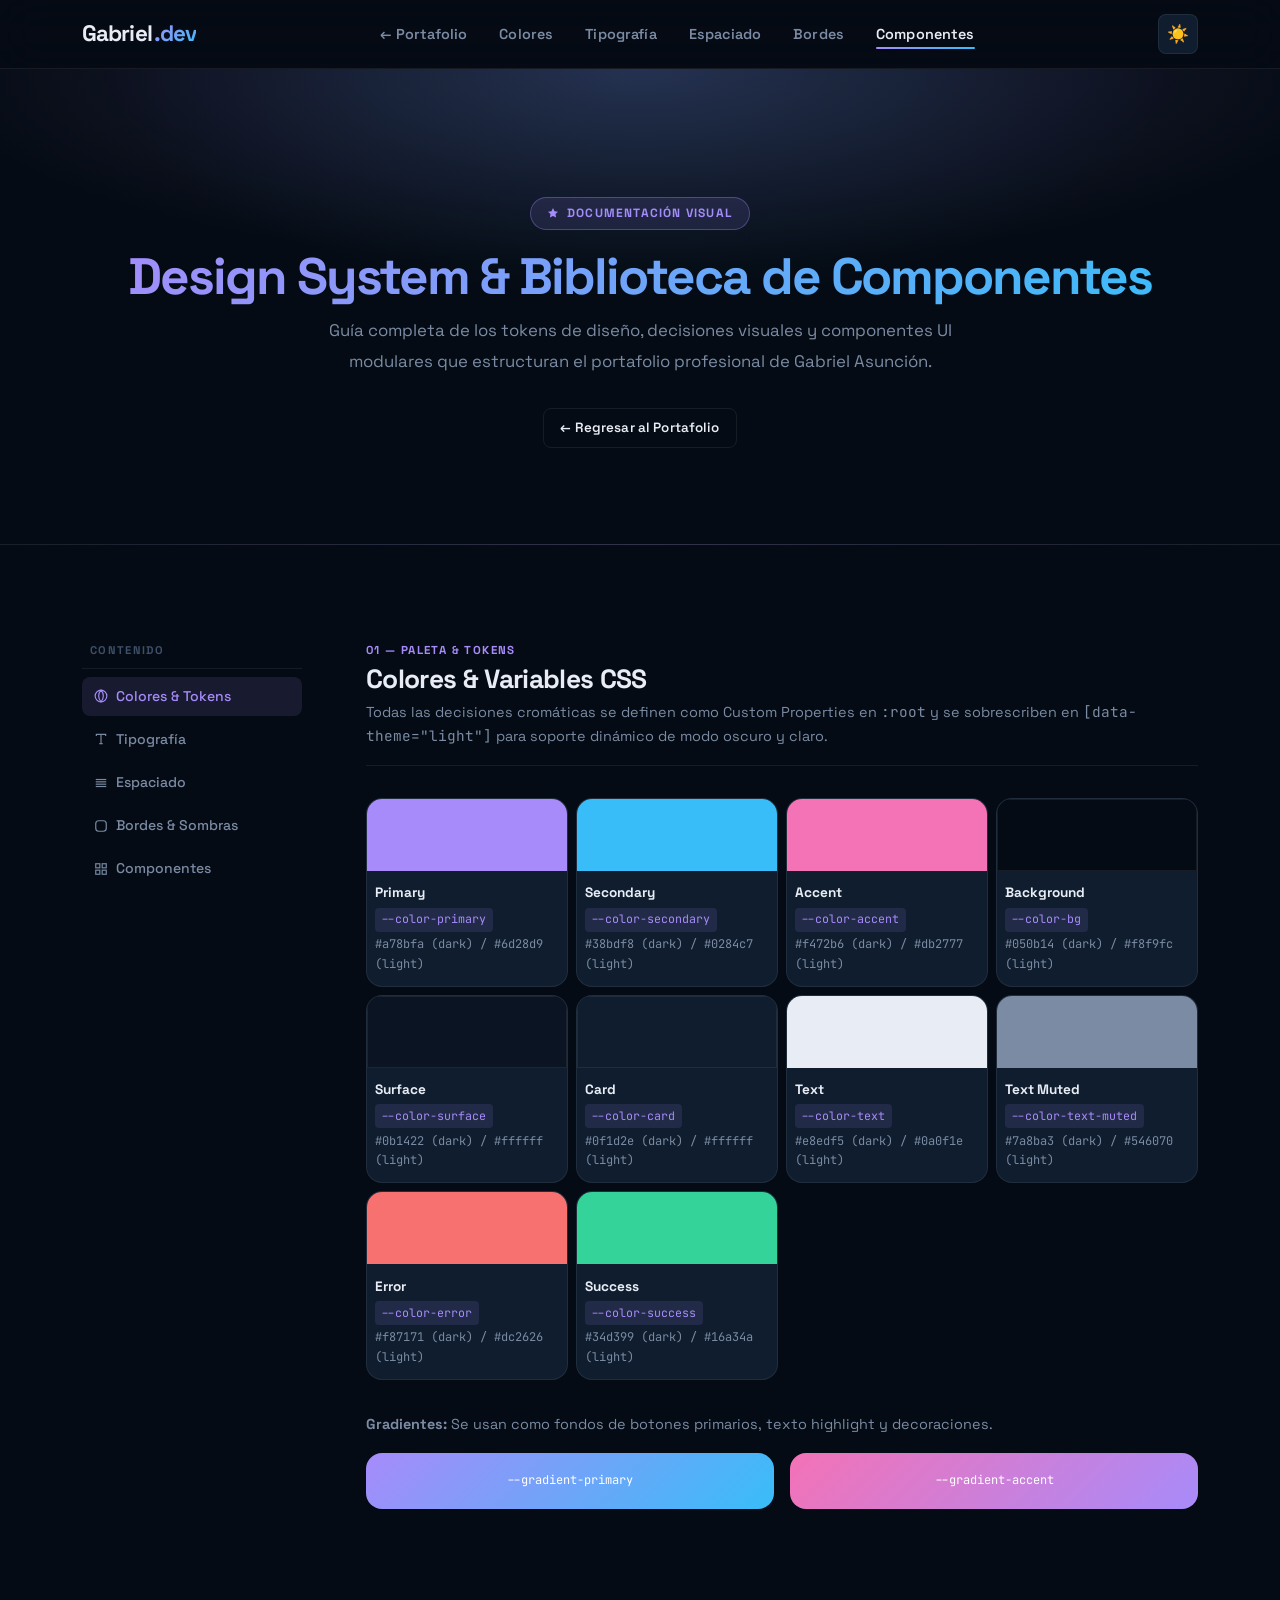
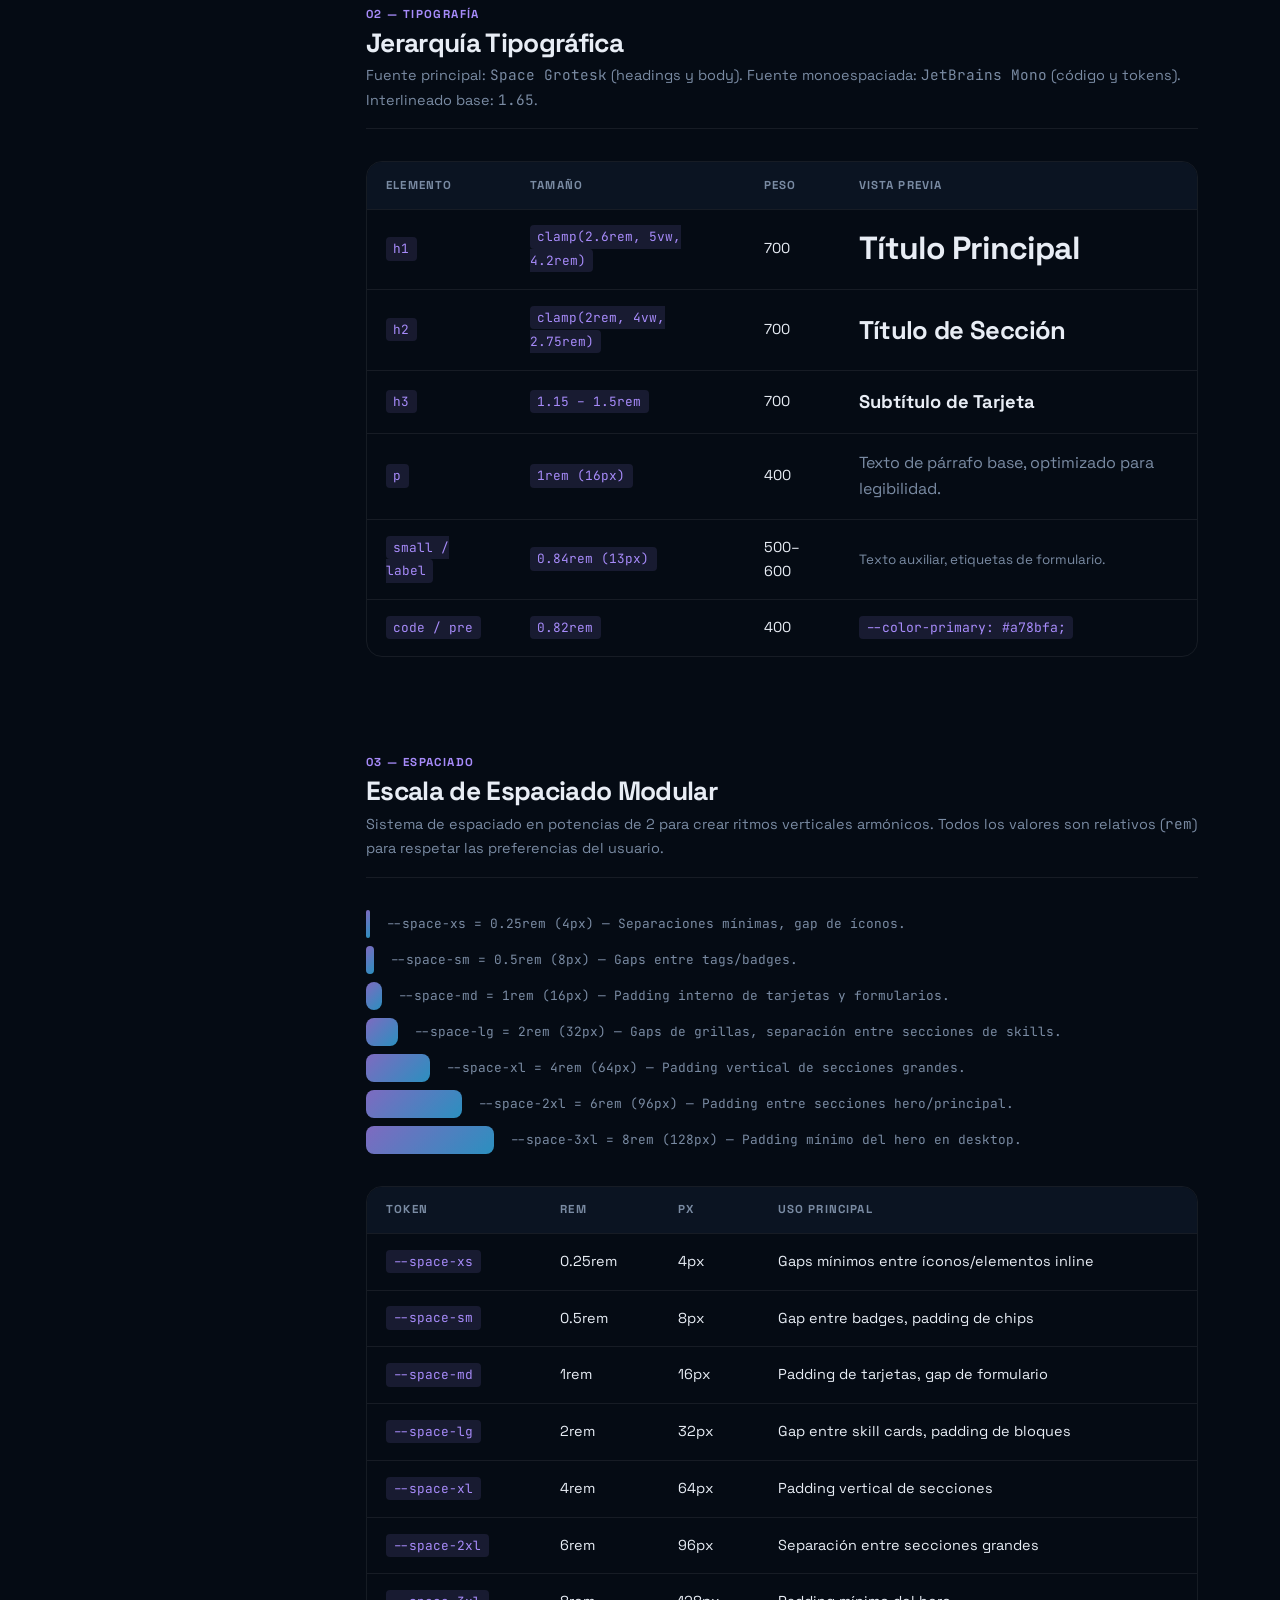
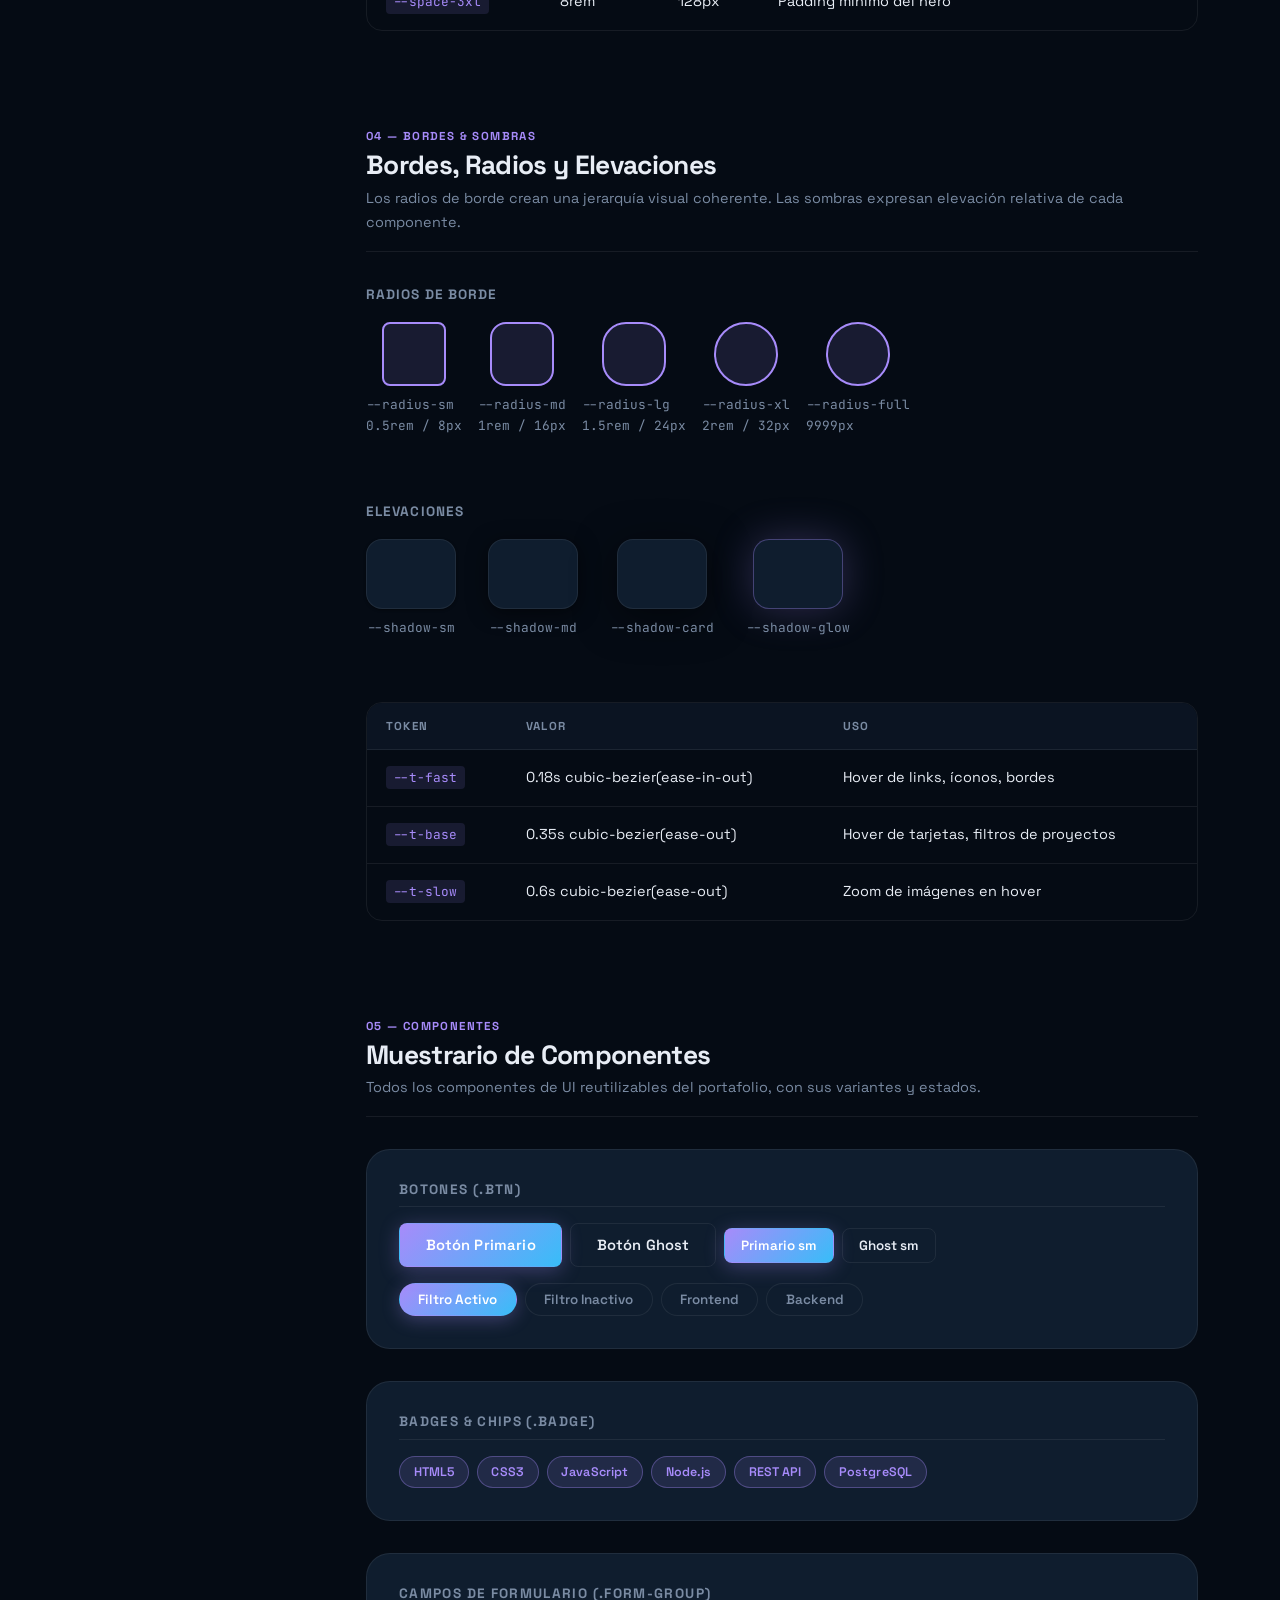
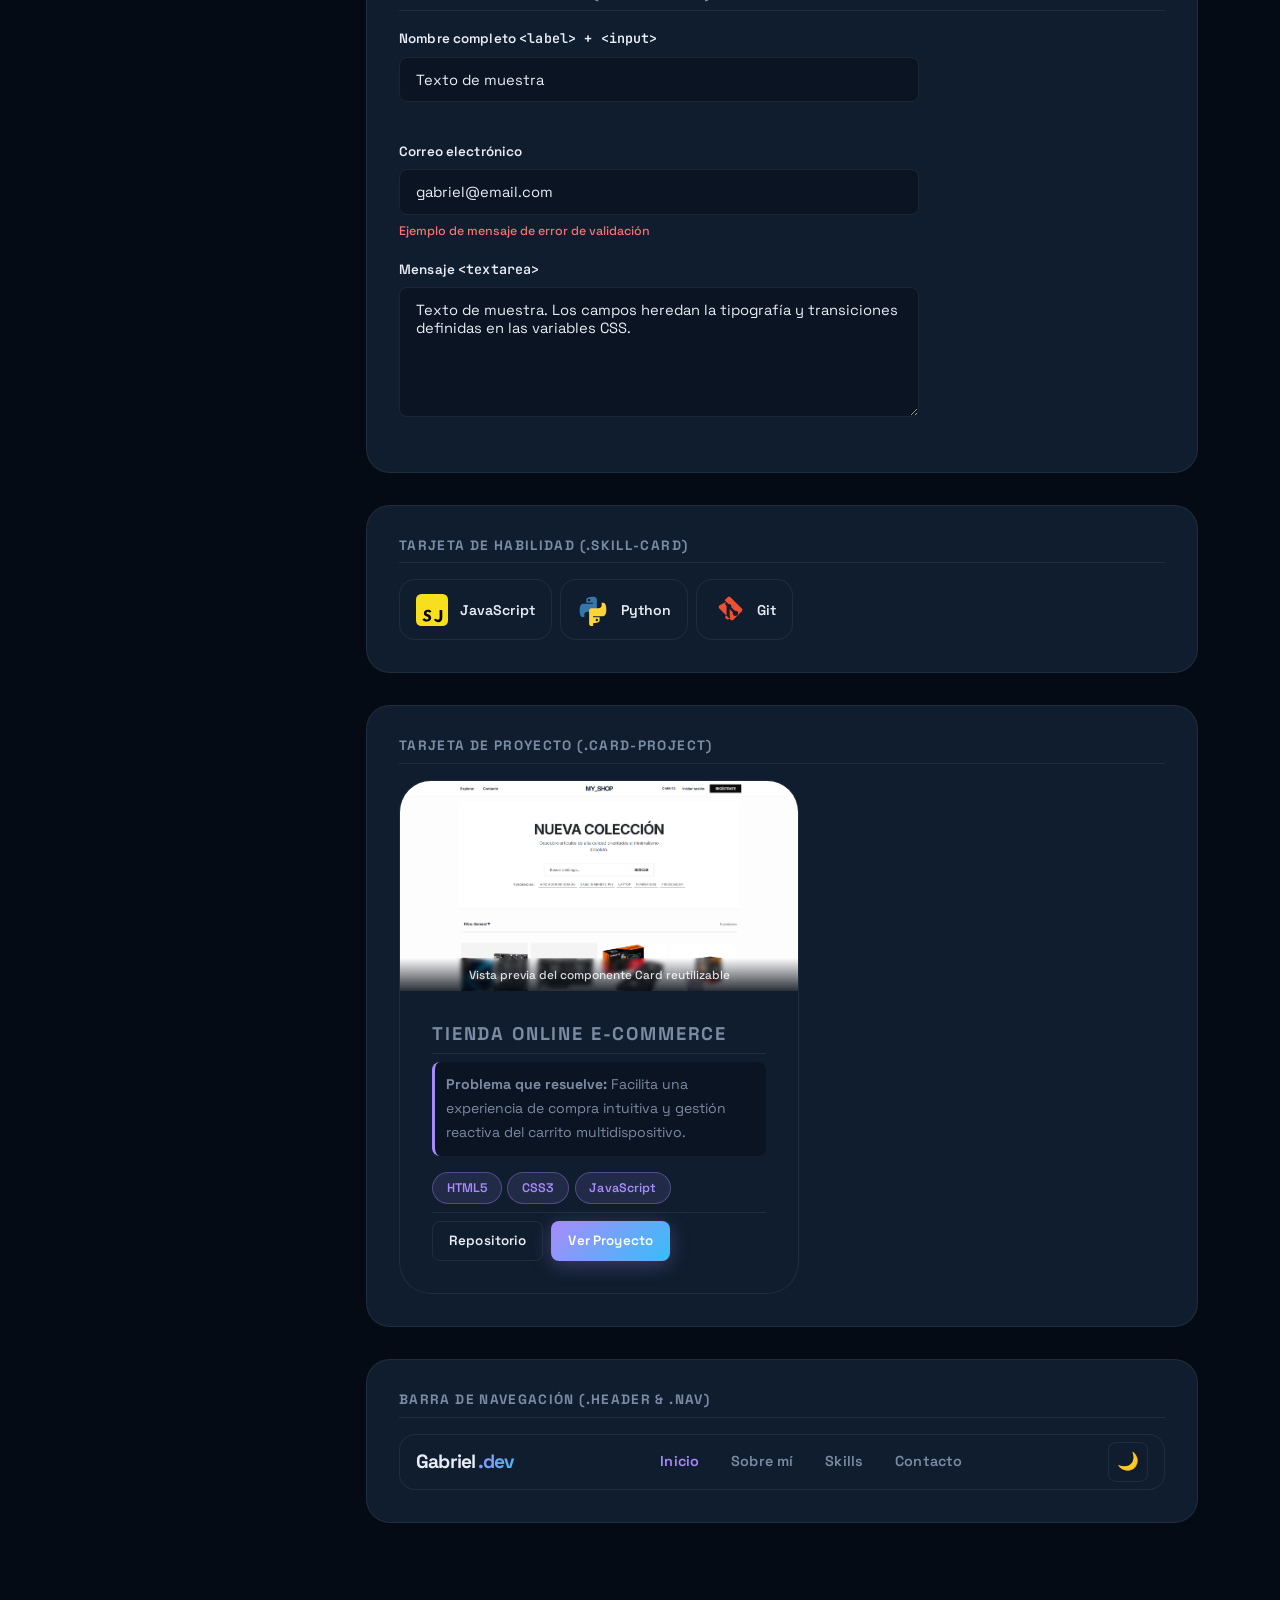
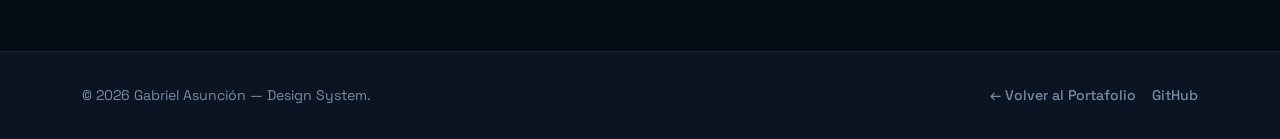
<file: design-system.html>
<!DOCTYPE html>
<html lang="es" data-theme="dark">

<head>
    <meta charset="UTF-8">
    <meta name="viewport" content="width=device-width, initial-scale=1.0">
    <meta name="description"
        content="Design System y Biblioteca de Componentes del Portafolio de Gabriel Asunción. Tokens de diseño, paleta de colores, tipografía, espaciado y componentes reutilizables.">
    <title>Design System &amp; Componentes | Gabriel Asunción</title>

    <link rel="stylesheet" href="css/root.css">
    <link rel="stylesheet" href="css/design-system.css">
    <!-- También necesitamos algunos estilos de index para reutilizar componentes -->
    <link rel="stylesheet" href="css/index.css">
</head>

<body>

    <!-- ═══════════════════════════════
         HEADER
         ═══════════════════════════════ -->
    <header class="header">
        <div class="header__container">
            <a href="index.html" class="logo">Gabriel<span>.dev</span></a>

            <button class="menu-toggle" id="menuToggle" aria-label="Abrir menú" aria-expanded="false">☰</button>

            <nav class="nav" id="navMenu" role="navigation" aria-label="Navegación del design system">
                <ul class="nav__list">
                    <li><a href="index.html" class="nav__link">&larr; Portafolio</a></li>
                    <li><a href="#colores" class="nav__link">Colores</a></li>
                    <li><a href="#tipografia" class="nav__link">Tipografía</a></li>
                    <li><a href="#espaciado" class="nav__link">Espaciado</a></li>
                    <li><a href="#bordes" class="nav__link">Bordes</a></li>
                    <li><a href="#componentes" class="nav__link">Componentes</a></li>
                </ul>
            </nav>

            <button class="theme-toggle" id="themeToggle" aria-label="Cambiar tema">☀️</button>
        </div>
    </header>

    <main>

        <!-- ═══════════════════════════════
             HERO DEL DESIGN SYSTEM
             ═══════════════════════════════ -->
        <div class="ds-hero">
            <div class="container">
                <span class="ds-hero__eyebrow">
                    <svg width="12" height="12" viewBox="0 0 24 24" fill="currentColor" aria-hidden="true">
                        <path
                            d="M12 2l3.09 6.26L22 9.27l-5 4.87 1.18 6.88L12 17.77l-6.18 3.25L7 14.14 2 9.27l6.91-1.01L12 2z" />
                    </svg>
                    Documentación Visual
                </span>
                <h1 class="ds-hero__title">Design System &amp; Biblioteca de Componentes</h1>
                <p class="ds-hero__desc">
                    Guía completa de los tokens de diseño, decisiones visuales y componentes UI
                    modulares que estructuran el portafolio profesional de Gabriel Asunción.
                </p>
                <a href="index.html" class="btn btn--ghost btn--sm">&larr; Regresar al Portafolio</a>
            </div>
        </div>

        <!-- ═══════════════════════════════
             LAYOUT PRINCIPAL (SIDEBAR + CONTENIDO)
             ═══════════════════════════════ -->
        <div class="ds-layout">

            <!-- SIDEBAR DE NAVEGACIÓN -->
            <aside class="ds-sidebar" aria-label="Índice del Design System">
                <p class="ds-sidebar__title">Contenido</p>
                <a href="#colores" class="ds-sidebar__link active">
                    <svg width="14" height="14" viewBox="0 0 24 24" fill="none" stroke="currentColor" stroke-width="2"
                        aria-hidden="true">
                        <circle cx="12" cy="12" r="10" />
                        <path
                            d="M12 2a15.3 15.3 0 0 1 4 10 15.3 15.3 0 0 1-4 10 15.3 15.3 0 0 1-4-10 15.3 15.3 0 0 1 4-10z" />
                    </svg>
                    Colores &amp; Tokens
                </a>
                <a href="#tipografia" class="ds-sidebar__link">
                    <svg width="14" height="14" viewBox="0 0 24 24" fill="none" stroke="currentColor" stroke-width="2"
                        aria-hidden="true">
                        <polyline points="4 7 4 4 20 4 20 7" />
                        <line x1="9" y1="20" x2="15" y2="20" />
                        <line x1="12" y1="4" x2="12" y2="20" />
                    </svg>
                    Tipografía
                </a>
                <a href="#espaciado" class="ds-sidebar__link">
                    <svg width="14" height="14" viewBox="0 0 24 24" fill="none" stroke="currentColor" stroke-width="2"
                        aria-hidden="true">
                        <line x1="21" y1="10" x2="3" y2="10" />
                        <line x1="21" y1="6" x2="3" y2="6" />
                        <line x1="21" y1="14" x2="3" y2="14" />
                        <line x1="21" y1="18" x2="3" y2="18" />
                    </svg>
                    Espaciado
                </a>
                <a href="#bordes" class="ds-sidebar__link">
                    <svg width="14" height="14" viewBox="0 0 24 24" fill="none" stroke="currentColor" stroke-width="2"
                        aria-hidden="true">
                        <rect x="3" y="3" width="18" height="18" rx="5" />
                    </svg>
                    Bordes &amp; Sombras
                </a>
                <a href="#componentes" class="ds-sidebar__link">
                    <svg width="14" height="14" viewBox="0 0 24 24" fill="none" stroke="currentColor" stroke-width="2"
                        aria-hidden="true">
                        <rect x="3" y="3" width="7" height="7" />
                        <rect x="14" y="3" width="7" height="7" />
                        <rect x="14" y="14" width="7" height="7" />
                        <rect x="3" y="14" width="7" height="7" />
                    </svg>
                    Componentes
                </a>
            </aside>

            <!-- CONTENIDO PRINCIPAL -->
            <div class="ds-content">

                <!-- ── 1. COLORES ── -->
                <section id="colores" class="ds-section" aria-labelledby="colores-title">
                    <header class="ds-section__header">
                        <span class="ds-section__number">01 — Paleta &amp; Tokens</span>
                        <h2 class="ds-section__title" id="colores-title">Colores &amp; Variables CSS</h2>
                        <p class="ds-section__desc">
                            Todas las decisiones cromáticas se definen como Custom Properties en
                            <code>:root</code> y se sobrescriben en <code>[data-theme="light"]</code>
                            para soporte dinámico de modo oscuro y claro.
                        </p>
                    </header>

                    <div class="ds-palette">
                        <article class="ds-swatch">
                            <div class="ds-swatch__color" style="background:var(--color-primary);"></div>
                            <div class="ds-swatch__info">
                                <span class="ds-swatch__name">Primary</span>
                                <code class="ds-swatch__var">--color-primary</code>
                                <span class="ds-swatch__hex">#a78bfa (dark) / #6d28d9 (light)</span>
                            </div>
                        </article>
                        <article class="ds-swatch">
                            <div class="ds-swatch__color" style="background:var(--color-secondary);"></div>
                            <div class="ds-swatch__info">
                                <span class="ds-swatch__name">Secondary</span>
                                <code class="ds-swatch__var">--color-secondary</code>
                                <span class="ds-swatch__hex">#38bdf8 (dark) / #0284c7 (light)</span>
                            </div>
                        </article>
                        <article class="ds-swatch">
                            <div class="ds-swatch__color" style="background:var(--color-accent);"></div>
                            <div class="ds-swatch__info">
                                <span class="ds-swatch__name">Accent</span>
                                <code class="ds-swatch__var">--color-accent</code>
                                <span class="ds-swatch__hex">#f472b6 (dark) / #db2777 (light)</span>
                            </div>
                        </article>
                        <article class="ds-swatch">
                            <div class="ds-swatch__color"
                                style="background:var(--color-bg); border:1px solid var(--color-border);"></div>
                            <div class="ds-swatch__info">
                                <span class="ds-swatch__name">Background</span>
                                <code class="ds-swatch__var">--color-bg</code>
                                <span class="ds-swatch__hex">#050b14 (dark) / #f8f9fc (light)</span>
                            </div>
                        </article>
                        <article class="ds-swatch">
                            <div class="ds-swatch__color"
                                style="background:var(--color-surface); border:1px solid var(--color-border);"></div>
                            <div class="ds-swatch__info">
                                <span class="ds-swatch__name">Surface</span>
                                <code class="ds-swatch__var">--color-surface</code>
                                <span class="ds-swatch__hex">#0b1422 (dark) / #ffffff (light)</span>
                            </div>
                        </article>
                        <article class="ds-swatch">
                            <div class="ds-swatch__color"
                                style="background:var(--color-card); border:1px solid var(--color-border);"></div>
                            <div class="ds-swatch__info">
                                <span class="ds-swatch__name">Card</span>
                                <code class="ds-swatch__var">--color-card</code>
                                <span class="ds-swatch__hex">#0f1d2e (dark) / #ffffff (light)</span>
                            </div>
                        </article>
                        <article class="ds-swatch">
                            <div class="ds-swatch__color" style="background:var(--color-text);"></div>
                            <div class="ds-swatch__info">
                                <span class="ds-swatch__name">Text</span>
                                <code class="ds-swatch__var">--color-text</code>
                                <span class="ds-swatch__hex">#e8edf5 (dark) / #0a0f1e (light)</span>
                            </div>
                        </article>
                        <article class="ds-swatch">
                            <div class="ds-swatch__color" style="background:var(--color-text-muted);"></div>
                            <div class="ds-swatch__info">
                                <span class="ds-swatch__name">Text Muted</span>
                                <code class="ds-swatch__var">--color-text-muted</code>
                                <span class="ds-swatch__hex">#7a8ba3 (dark) / #546070 (light)</span>
                            </div>
                        </article>
                        <article class="ds-swatch">
                            <div class="ds-swatch__color" style="background:var(--color-error);"></div>
                            <div class="ds-swatch__info">
                                <span class="ds-swatch__name">Error</span>
                                <code class="ds-swatch__var">--color-error</code>
                                <span class="ds-swatch__hex">#f87171 (dark) / #dc2626 (light)</span>
                            </div>
                        </article>
                        <article class="ds-swatch">
                            <div class="ds-swatch__color" style="background:var(--color-success);"></div>
                            <div class="ds-swatch__info">
                                <span class="ds-swatch__name">Success</span>
                                <code class="ds-swatch__var">--color-success</code>
                                <span class="ds-swatch__hex">#34d399 (dark) / #16a34a (light)</span>
                            </div>
                        </article>
                    </div>

                    <!-- Gradientes -->
                    <div style="margin-top: var(--space-lg);">
                        <p class="ds-section__desc" style="margin-bottom: var(--space-md);">
                            <strong>Gradientes:</strong> Se usan como fondos de botones primarios, texto highlight y
                            decoraciones.
                        </p>
                        <div style="display:flex; gap:var(--space-md); flex-wrap:wrap;">
                            <div
                                style="flex:1; min-width:200px; height:56px; border-radius:var(--radius-md); background:var(--gradient-primary); display:flex; align-items:center; justify-content:center;">
                                <code style="color:#fff; font-size:.75rem;">--gradient-primary</code>
                            </div>
                            <div
                                style="flex:1; min-width:200px; height:56px; border-radius:var(--radius-md); background:var(--gradient-accent); display:flex; align-items:center; justify-content:center;">
                                <code style="color:#fff; font-size:.75rem;">--gradient-accent</code>
                            </div>
                        </div>
                    </div>
                </section>

                <!-- ── 2. TIPOGRAFÍA ── -->
                <section id="tipografia" class="ds-section" aria-labelledby="tipografia-title">
                    <header class="ds-section__header">
                        <span class="ds-section__number">02 — Tipografía</span>
                        <h2 class="ds-section__title" id="tipografia-title">Jerarquía Tipográfica</h2>
                        <p class="ds-section__desc">
                            Fuente principal: <code>Space Grotesk</code> (headings y body).
                            Fuente monoespaciada: <code>JetBrains Mono</code> (código y tokens).
                            Interlineado base: <code>1.65</code>.
                        </p>
                    </header>

                    <div class="ds-type-table-wrapper">
                        <table class="ds-table">
                            <thead>
                                <tr>
                                    <th>Elemento</th>
                                    <th>Tamaño</th>
                                    <th>Peso</th>
                                    <th>Vista previa</th>
                                </tr>
                            </thead>
                            <tbody>
                                <tr>
                                    <td><code>h1</code></td>
                                    <td><code>clamp(2.6rem, 5vw, 4.2rem)</code></td>
                                    <td>700</td>
                                    <td><span
                                            style="font-size:2rem; font-weight:700; letter-spacing:-.03em; line-height:1.1;">Título
                                            Principal</span></td>
                                </tr>
                                <tr>
                                    <td><code>h2</code></td>
                                    <td><code>clamp(2rem, 4vw, 2.75rem)</code></td>
                                    <td>700</td>
                                    <td><span style="font-size:1.6rem; font-weight:700; letter-spacing:-.025em;">Título
                                            de Sección</span></td>
                                </tr>
                                <tr>
                                    <td><code>h3</code></td>
                                    <td><code>1.15 – 1.5rem</code></td>
                                    <td>700</td>
                                    <td><span style="font-size:1.15rem; font-weight:700;">Subtítulo de Tarjeta</span>
                                    </td>
                                </tr>
                                <tr>
                                    <td><code>p</code></td>
                                    <td><code>1rem (16px)</code></td>
                                    <td>400</td>
                                    <td><span style="font-size:1rem; color:var(--color-text-muted);">Texto de párrafo
                                            base, optimizado para legibilidad.</span></td>
                                </tr>
                                <tr>
                                    <td><code>small / label</code></td>
                                    <td><code>0.84rem (13px)</code></td>
                                    <td>500–600</td>
                                    <td><span style="font-size:.84rem; color:var(--color-text-muted);">Texto auxiliar,
                                            etiquetas de formulario.</span></td>
                                </tr>
                                <tr>
                                    <td><code>code / pre</code></td>
                                    <td><code>0.82rem</code></td>
                                    <td>400</td>
                                    <td><code
                                            style="font-size:.82rem; color:var(--color-primary);">--color-primary: #a78bfa;</code>
                                    </td>
                                </tr>
                            </tbody>
                        </table>
                    </div>
                </section>

                <!-- ── 3. ESPACIADO ── -->
                <section id="espaciado" class="ds-section" aria-labelledby="espaciado-title">
                    <header class="ds-section__header">
                        <span class="ds-section__number">03 — Espaciado</span>
                        <h2 class="ds-section__title" id="espaciado-title">Escala de Espaciado Modular</h2>
                        <p class="ds-section__desc">
                            Sistema de espaciado en potencias de 2 para crear ritmos verticales armónicos.
                            Todos los valores son relativos (<code>rem</code>) para respetar las preferencias del
                            usuario.
                        </p>
                    </header>

                    <div class="ds-spacing-grid">
                        <div class="ds-space-row">
                            <div class="ds-space-bar" style="width: 4px;"></div>
                            <span class="ds-space-label"><code>--space-xs</code> = 0.25rem (4px) — Separaciones mínimas,
                                gap de íconos.</span>
                        </div>
                        <div class="ds-space-row">
                            <div class="ds-space-bar" style="width: 8px;"></div>
                            <span class="ds-space-label"><code>--space-sm</code> = 0.5rem (8px) — Gaps entre
                                tags/badges.</span>
                        </div>
                        <div class="ds-space-row">
                            <div class="ds-space-bar" style="width: 16px;"></div>
                            <span class="ds-space-label"><code>--space-md</code> = 1rem (16px) — Padding interno de
                                tarjetas y formularios.</span>
                        </div>
                        <div class="ds-space-row">
                            <div class="ds-space-bar" style="width: 32px;"></div>
                            <span class="ds-space-label"><code>--space-lg</code> = 2rem (32px) — Gaps de grillas,
                                separación entre secciones de skills.</span>
                        </div>
                        <div class="ds-space-row">
                            <div class="ds-space-bar" style="width: 64px;"></div>
                            <span class="ds-space-label"><code>--space-xl</code> = 4rem (64px) — Padding vertical de
                                secciones grandes.</span>
                        </div>
                        <div class="ds-space-row">
                            <div class="ds-space-bar" style="width: 96px;"></div>
                            <span class="ds-space-label"><code>--space-2xl</code> = 6rem (96px) — Padding entre
                                secciones hero/principal.</span>
                        </div>
                        <div class="ds-space-row">
                            <div class="ds-space-bar" style="width: 128px;"></div>
                            <span class="ds-space-label"><code>--space-3xl</code> = 8rem (128px) — Padding mínimo del
                                hero en desktop.</span>
                        </div>
                    </div>

                    <div class="ds-type-table-wrapper" style="margin-top:var(--space-lg);">
                        <table class="ds-table">
                            <thead>
                                <tr>
                                    <th>Token</th>
                                    <th>rem</th>
                                    <th>px</th>
                                    <th>Uso principal</th>
                                </tr>
                            </thead>
                            <tbody>
                                <tr>
                                    <td><code>--space-xs</code></td>
                                    <td>0.25rem</td>
                                    <td>4px</td>
                                    <td>Gaps mínimos entre íconos/elementos inline</td>
                                </tr>
                                <tr>
                                    <td><code>--space-sm</code></td>
                                    <td>0.5rem</td>
                                    <td>8px</td>
                                    <td>Gap entre badges, padding de chips</td>
                                </tr>
                                <tr>
                                    <td><code>--space-md</code></td>
                                    <td>1rem</td>
                                    <td>16px</td>
                                    <td>Padding de tarjetas, gap de formulario</td>
                                </tr>
                                <tr>
                                    <td><code>--space-lg</code></td>
                                    <td>2rem</td>
                                    <td>32px</td>
                                    <td>Gap entre skill cards, padding de bloques</td>
                                </tr>
                                <tr>
                                    <td><code>--space-xl</code></td>
                                    <td>4rem</td>
                                    <td>64px</td>
                                    <td>Padding vertical de secciones</td>
                                </tr>
                                <tr>
                                    <td><code>--space-2xl</code></td>
                                    <td>6rem</td>
                                    <td>96px</td>
                                    <td>Separación entre secciones grandes</td>
                                </tr>
                                <tr>
                                    <td><code>--space-3xl</code></td>
                                    <td>8rem</td>
                                    <td>128px</td>
                                    <td>Padding mínimo del hero</td>
                                </tr>
                            </tbody>
                        </table>
                    </div>
                </section>

                <!-- ── 4. BORDES & SOMBRAS ── -->
                <section id="bordes" class="ds-section" aria-labelledby="bordes-title">
                    <header class="ds-section__header">
                        <span class="ds-section__number">04 — Bordes &amp; Sombras</span>
                        <h2 class="ds-section__title" id="bordes-title">Bordes, Radios y Elevaciones</h2>
                        <p class="ds-section__desc">
                            Los radios de borde crean una jerarquía visual coherente.
                            Las sombras expresan elevación relativa de cada componente.
                        </p>
                    </header>

                    <!-- Radios -->
                    <p
                        style="font-size:.85rem; font-weight:700; letter-spacing:.08em; text-transform:uppercase; color:var(--color-text-muted); margin-bottom:var(--space-md);">
                        Radios de borde</p>
                    <div class="ds-radii-grid" style="margin-bottom:var(--space-xl);">
                        <div class="ds-radius-item">
                            <div class="ds-radius-box" style="border-radius:var(--radius-sm);"></div>
                            <span class="ds-space-label"><code>--radius-sm</code><br>0.5rem / 8px</span>
                        </div>
                        <div class="ds-radius-item">
                            <div class="ds-radius-box" style="border-radius:var(--radius-md);"></div>
                            <span class="ds-space-label"><code>--radius-md</code><br>1rem / 16px</span>
                        </div>
                        <div class="ds-radius-item">
                            <div class="ds-radius-box" style="border-radius:var(--radius-lg);"></div>
                            <span class="ds-space-label"><code>--radius-lg</code><br>1.5rem / 24px</span>
                        </div>
                        <div class="ds-radius-item">
                            <div class="ds-radius-box" style="border-radius:var(--radius-xl);"></div>
                            <span class="ds-space-label"><code>--radius-xl</code><br>2rem / 32px</span>
                        </div>
                        <div class="ds-radius-item">
                            <div class="ds-radius-box"
                                style="border-radius:var(--radius-full); width:64px; height:64px;"></div>
                            <span class="ds-space-label"><code>--radius-full</code><br>9999px</span>
                        </div>
                    </div>

                    <!-- Sombras -->
                    <p
                        style="font-size:.85rem; font-weight:700; letter-spacing:.08em; text-transform:uppercase; color:var(--color-text-muted); margin-bottom:var(--space-md);">
                        Elevaciones</p>
                    <div class="ds-shadow-grid">
                        <div class="ds-shadow-item">
                            <div class="ds-shadow-box" style="box-shadow:var(--shadow-sm);"></div>
                            <span class="ds-space-label"><code>--shadow-sm</code></span>
                        </div>
                        <div class="ds-shadow-item">
                            <div class="ds-shadow-box" style="box-shadow:var(--shadow-md);"></div>
                            <span class="ds-space-label"><code>--shadow-md</code></span>
                        </div>
                        <div class="ds-shadow-item">
                            <div class="ds-shadow-box" style="box-shadow:var(--shadow-card);"></div>
                            <span class="ds-space-label"><code>--shadow-card</code></span>
                        </div>
                        <div class="ds-shadow-item">
                            <div class="ds-shadow-box"
                                style="box-shadow:var(--shadow-glow); border-color:var(--color-border-glow);"></div>
                            <span class="ds-space-label"><code>--shadow-glow</code></span>
                        </div>
                    </div>

                    <!-- Transiciones -->
                    <div style="margin-top:var(--space-xl);">
                        <div class="ds-type-table-wrapper">
                            <table class="ds-table">
                                <thead>
                                    <tr>
                                        <th>Token</th>
                                        <th>Valor</th>
                                        <th>Uso</th>
                                    </tr>
                                </thead>
                                <tbody>
                                    <tr>
                                        <td><code>--t-fast</code></td>
                                        <td>0.18s cubic-bezier(ease-in-out)</td>
                                        <td>Hover de links, íconos, bordes</td>
                                    </tr>
                                    <tr>
                                        <td><code>--t-base</code></td>
                                        <td>0.35s cubic-bezier(ease-out)</td>
                                        <td>Hover de tarjetas, filtros de proyectos</td>
                                    </tr>
                                    <tr>
                                        <td><code>--t-slow</code></td>
                                        <td>0.6s cubic-bezier(ease-out)</td>
                                        <td>Zoom de imágenes en hover</td>
                                    </tr>
                                </tbody>
                            </table>
                        </div>
                    </div>
                </section>

                <!-- ── 5. COMPONENTES ── -->
                <section id="componentes" class="ds-section" aria-labelledby="componentes-title">
                    <header class="ds-section__header">
                        <span class="ds-section__number">05 — Componentes</span>
                        <h2 class="ds-section__title" id="componentes-title">Muestrario de Componentes</h2>
                        <p class="ds-section__desc">
                            Todos los componentes de UI reutilizables del portafolio, con sus variantes y estados.
                        </p>
                    </header>

                    <!-- BOTONES -->
                    <div class="ds-component-block" style="margin-bottom:var(--space-lg);">
                        <h3>Botones (.btn)</h3>
                        <div class="ds-row">
                            <button class="btn btn--primary">Botón Primario</button>
                            <button class="btn btn--ghost">Botón Ghost</button>
                            <button class="btn btn--primary btn--sm">Primario sm</button>
                            <button class="btn btn--ghost btn--sm">Ghost sm</button>
                        </div>
                        <div class="ds-row">
                            <button class="btn--filter active">Filtro Activo</button>
                            <button class="btn--filter">Filtro Inactivo</button>
                            <button class="btn--filter">Frontend</button>
                            <button class="btn--filter">Backend</button>
                        </div>
                    </div>

                    <!-- BADGES -->
                    <div class="ds-component-block" style="margin-bottom:var(--space-lg);">
                        <h3>Badges &amp; Chips (.badge)</h3>
                        <div class="ds-row">
                            <span class="badge">HTML5</span>
                            <span class="badge">CSS3</span>
                            <span class="badge">JavaScript</span>
                            <span class="badge">Node.js</span>
                            <span class="badge">REST API</span>
                            <span class="badge">PostgreSQL</span>
                        </div>
                    </div>

                    <!-- FORMULARIO -->
                    <div class="ds-component-block" style="margin-bottom:var(--space-lg);">
                        <h3>Campos de Formulario (.form-group)</h3>
                        <div style="max-width:520px; display:flex; flex-direction:column; gap:var(--space-md);">
                            <div class="form-group">
                                <label for="dsInputDemo">Nombre completo
                                    <code>&lt;label&gt; + &lt;input&gt;</code></label>
                                <input type="text" id="dsInputDemo" placeholder="Ej. Gabriel Asunción"
                                    value="Texto de muestra" readonly>
                                <span class="error-message"></span>
                            </div>
                            <div class="form-group">
                                <label for="dsEmailDemo">Correo electrónico</label>
                                <input type="email" id="dsEmailDemo" placeholder="tu@correo.com" readonly
                                    value="gabriel@email.com">
                                <span class="error-message">Ejemplo de mensaje de error de validación</span>
                            </div>
                            <div class="form-group">
                                <label for="dsTextareaDemo">Mensaje <code>&lt;textarea&gt;</code></label>
                                <textarea id="dsTextareaDemo" rows="3"
                                    readonly>Texto de muestra. Los campos heredan la tipografía y transiciones definidas en las variables CSS.</textarea>
                                <span class="error-message"></span>
                            </div>
                        </div>
                    </div>

                    <!-- SKILL CARD -->
                    <div class="ds-component-block" style="margin-bottom:var(--space-lg);">
                        <h3>Tarjeta de Habilidad (.skill-card)</h3>
                        <div style="display:flex; gap:var(--space-sm); flex-wrap:wrap; max-width:600px;">
                            <article class="skill-card">
                                <div class="skill-card__icon" aria-hidden="true">
                                    <svg viewBox="0 0 24 24">
                                        <rect width="24" height="24" rx="4" fill="#F7DF1E" />
                                        <path
                                            d="M6.5 18.2c.4.6 1 .9 1.7.9.8 0 1.2-.4 1.2-1 0-.6-.5-.9-1.3-1.2-1.3-.5-2.2-1.1-2.2-2.5 0-1.5 1.2-2.6 3-2.6 1.3 0 2.2.5 2.7 1.4l-1.4.9c-.3-.5-.7-.7-1.3-.7-.6 0-1 .3-1 .8 0 .5.3.7 1.1 1 1.4.6 2.4 1.2 2.4 2.7 0 1.7-1.3 2.8-3.3 2.8-1.7 0-2.8-.7-3.3-1.8l1.7-.7zm8.4.3c.4.5.9.8 1.6.8.7 0 1.2-.4 1.2-1.4v-5.9h2v6c0 2.1-1.2 3.1-3.2 3.1-1.6 0-2.6-.8-3-1.9l1.4-.7z"
                                            fill="#000" />
                                    </svg>
                                </div>
                                <span class="skill-card__name">JavaScript</span>
                            </article>
                            <article class="skill-card">
                                <div class="skill-card__icon" aria-hidden="true">
                                    <svg viewBox="0 0 24 24">
                                        <path fill="#3776AB"
                                            d="M11.9 2c-5.2 0-4.9 2.3-4.9 2.3l.01 2.34h5V7.4H4.5S2 7.1 2 12.3c0 5.2 2.2 5 2.2 5h1.3v-1.8s-.1-2.2 2.2-2.2h5.1s2.1.04 2.1-2.1V4.1s.3-2.1-3-2.1zm-2.8 1.6a.9.9 0 1 1 0 1.8.9.9 0 0 1 0-1.8z" />
                                        <path fill="#FFD438"
                                            d="M12.1 22c5.2 0 4.9-2.3 4.9-2.3l-.01-2.34h-5v-.76h7.51s2.5.2 2.5-5c0-5.2-2.2-5-2.2-5h-1.3v1.8s.1 2.2-2.2 2.2h-5.1s-2.1-.04-2.1 2.1v9.5s-.3 2.1 3 2.1zm2.8-1.6a.9.9 0 1 1 0-1.8.9.9 0 0 1 0 1.8z" />
                                    </svg>
                                </div>
                                <span class="skill-card__name">Python</span>
                            </article>
                            <article class="skill-card">
                                <div class="skill-card__icon" aria-hidden="true">
                                    <svg viewBox="0 0 24 24">
                                        <path fill="#F05032"
                                            d="M21.6 10.9L13.1 2.4c-.6-.6-1.5-.6-2.1 0L8.7 4.7l2.8 2.8c.6-.2 1.3 0 1.8.5.5.5.6 1.3.4 1.9l2.7 2.7c.6-.2 1.3 0 1.9.4.8.8.8 2.1 0 2.9-.8.8-2.1.8-2.9 0-.6-.6-.7-1.4-.4-2.1l-2.5-2.5v5.3c.2.2.3.4.3.7 0 1-.8 1.8-1.8 1.8s-1.8-.8-1.8-1.8c0-.7.4-1.3 1-1.6V8.9c-.6-.3-1-.9-1-1.6 0-.6.3-1.2.7-1.5L4.7 8.7c-.6.6-.6 1.5 0 2.1l8.5 8.5c.6.6 1.5.6 2.1 0l6.3-6.3c.6-.6.6-1.5 0-2.1z" />
                                    </svg>
                                </div>
                                <span class="skill-card__name">Git</span>
                            </article>
                        </div>
                    </div>

                    <!-- PROJECT CARD -->
                    <div class="ds-component-block" style="margin-bottom:var(--space-lg);">
                        <h3>Tarjeta de Proyecto (.card-project)</h3>
                        <div style="max-width:400px;">
                            <article class="card-project">
                                <div class="card-project__accent"></div>
                                <figure class="card-project__figure">
                                    <img src="./img/pro1.png" alt="Demostración de componente card"
                                        class="card-project__img" loading="lazy">
                                    <figcaption>Vista previa del componente Card reutilizable</figcaption>
                                </figure>
                                <div class="card-project__body">
                                    <h3>Tienda Online E-commerce</h3>
                                    <p class="card-project__problem">
                                        <strong>Problema que resuelve:</strong> Facilita una experiencia de compra
                                        intuitiva y gestión reactiva del carrito multidispositivo.
                                    </p>
                                    <div class="card-project__tags">
                                        <span class="badge">HTML5</span>
                                        <span class="badge">CSS3</span>
                                        <span class="badge">JavaScript</span>
                                    </div>
                                    <div class="card-project__links">
                                        <a href="#" class="btn btn--ghost btn--sm">Repositorio</a>
                                        <a href="#" class="btn btn--primary btn--sm">Ver Proyecto</a>
                                    </div>
                                </div>
                            </article>
                        </div>
                    </div>

                    <!-- NAVBAR DEMO -->
                    <div class="ds-component-block">
                        <h3>Barra de Navegación (.header &amp; .nav)</h3>
                        <div
                            style="border: 1px solid var(--color-border); border-radius: var(--radius-md); padding: 0 var(--space-md); background: var(--color-card); display: flex; justify-content: space-between; align-items: center; height: 56px;">
                            <a href="#" class="logo"
                                style="font-size:1.2rem; pointer-events:none;">Gabriel<span>.dev</span></a>
                            <div style="display:flex; gap:var(--space-lg);">
                                <span class="nav__link" style="color:var(--color-primary);">Inicio</span>
                                <span class="nav__link">Sobre mí</span>
                                <span class="nav__link">Skills</span>
                                <span class="nav__link">Contacto</span>
                            </div>
                            <button class="theme-toggle" style="pointer-events:none;">🌙</button>
                        </div>
                    </div>

                </section>

            </div><!-- /ds-content -->
        </div><!-- /ds-layout -->

    </main>

    <!-- FOOTER -->
    <footer class="footer">
        <div class="container footer__container">
            <p>&copy; 2026 Gabriel Asunción &mdash; Design System.</p>
            <div class="footer__socials">
                <a href="index.html">&larr; Volver al Portafolio</a>
                <a href="https://github.com/gabriel-asuncion-20" target="_blank" rel="noopener noreferrer">GitHub</a>
            </div>
        </div>
    </footer>

    <button class="back-to-top" id="backToTop" aria-label="Volver al inicio">↑</button>

    <script src="js/main.js"></script>

</body>

</html>
</file>
<file: css/root.css>
/* ==========================================
   ROOT.CSS — DESIGN SYSTEM TOKENS & BASE
   Portafolio Gabriel Asunción
   ========================================== */

/* ─── Tipografías ─── */
@import url('https://fonts.googleapis.com/css2?family=Space+Grotesk:wght@400;500;600;700;800&family=JetBrains+Mono:wght@400;500;600&display=swap');

/* ─── Variables Globales (Tema Oscuro por defecto) ─── */
:root {
    /* Paleta Principal */
    --color-primary:        #a78bfa;        /* violeta suave */
    --color-primary-hover:  #c4b5fd;
    --color-primary-dim:    rgba(167, 139, 250, 0.12);
    --color-secondary:      #38bdf8;        /* cyan */
    --color-secondary-dim:  rgba(56, 189, 248, 0.10);
    --color-accent:         #f472b6;        /* pink */

    /* Gradientes */
    --gradient-primary: linear-gradient(135deg, #a78bfa 0%, #38bdf8 100%);
    --gradient-accent:  linear-gradient(135deg, #f472b6 0%, #a78bfa 100%);
    --gradient-hero:    radial-gradient(ellipse 80% 60% at 50% 0%, rgba(167,139,250,0.18) 0%, transparent 70%);

    /* Superficies */
    --color-bg:          #050b14;
    --color-surface:     #0b1422;
    --color-card:        #0f1d2e;
    --color-card-hover:  #13243a;
    --color-border:      rgba(255,255,255,0.07);
    --color-border-glow: rgba(167,139,250,0.35);

    /* Textos */
    --color-text:        #e8edf5;
    --color-text-muted:  #7a8ba3;
    --color-text-faint:  #3d5068;

    /* Feedback */
    --color-error:        #f87171;
    --color-error-dim:    rgba(248,113,113,0.1);
    --color-success:      #34d399;
    --color-success-dim:  rgba(52,211,153,0.1);

    /* Tipografías */
    --font-heading: 'Space Grotesk', -apple-system, sans-serif;
    --font-body:    'Space Grotesk', -apple-system, sans-serif;
    --font-mono:    'JetBrains Mono', monospace;

    /* Espaciado Modular */
    --space-xs:  0.25rem;   /* 4px  */
    --space-sm:  0.5rem;    /* 8px  */
    --space-md:  1rem;      /* 16px */
    --space-lg:  2rem;      /* 32px */
    --space-xl:  4rem;      /* 64px */
    --space-2xl: 6rem;      /* 96px */
    --space-3xl: 8rem;      /* 128px */

    /* Bordes */
    --radius-sm:   0.5rem;
    --radius-md:   1rem;
    --radius-lg:   1.5rem;
    --radius-xl:   2rem;
    --radius-full: 9999px;

    /* Sombras */
    --shadow-sm:    0 1px 3px rgba(0,0,0,0.4);
    --shadow-md:    0 4px 20px rgba(0,0,0,0.5);
    --shadow-card:  0 8px 40px rgba(0,0,0,0.5);
    --shadow-glow:  0 0 40px rgba(167,139,250,0.25);
    --shadow-glow-cyan: 0 0 35px rgba(56,189,248,0.2);

    /* Transiciones */
    --ease-out:     cubic-bezier(0.16, 1, 0.3, 1);
    --ease-in-out:  cubic-bezier(0.4, 0, 0.2, 1);
    --t-fast:  0.18s var(--ease-in-out);
    --t-base:  0.35s var(--ease-out);
    --t-slow:  0.6s  var(--ease-out);
}

/* ─── Tema Claro (override) ─── */
[data-theme="light"] {
    --color-primary:        #6d28d9;
    --color-primary-hover:  #5b21b6;
    --color-primary-dim:    rgba(109,40,217,0.1);
    --color-secondary:      #0284c7;
    --color-secondary-dim:  rgba(2,132,199,0.1);
    --color-accent:         #db2777;

    --gradient-primary: linear-gradient(135deg, #6d28d9 0%, #0284c7 100%);
    --gradient-accent:  linear-gradient(135deg, #db2777 0%, #6d28d9 100%);
    --gradient-hero:    radial-gradient(ellipse 80% 60% at 50% 0%, rgba(109,40,217,0.1) 0%, transparent 70%);

    --color-bg:          #f8f9fc;
    --color-surface:     #ffffff;
    --color-card:        #ffffff;
    --color-card-hover:  #f1f5f9;
    --color-border:      rgba(0,0,0,0.08);
    --color-border-glow: rgba(109,40,217,0.25);

    --color-text:        #0a0f1e;
    --color-text-muted:  #546070;
    --color-text-faint:  #9baab8;

    --color-error:        #dc2626;
    --color-error-dim:    rgba(220,38,38,0.1);
    --color-success:      #16a34a;
    --color-success-dim:  rgba(22,163,74,0.1);

    --shadow-sm:    0 1px 3px rgba(0,0,0,0.08);
    --shadow-md:    0 4px 20px rgba(0,0,0,0.06);
    --shadow-card:  0 8px 40px rgba(0,0,0,0.08);
    --shadow-glow:  0 0 40px rgba(109,40,217,0.15);
    --shadow-glow-cyan: 0 0 35px rgba(2,132,199,0.1);
}

/* ==========================================
   RESET & BASE
   ========================================== */
*, *::before, *::after {
    margin: 0;
    padding: 0;
    box-sizing: border-box;
}

html {
    scroll-behavior: smooth;
    font-size: 16px;
    -webkit-text-size-adjust: 100%;
}

body {
    font-family: var(--font-body);
    background-color: var(--color-bg);
    color: var(--color-text);
    line-height: 1.65;
    overflow-x: hidden;
    transition: background-color var(--t-base), color var(--t-base);
}

h1, h2, h3, h4, h5, h6 {
    font-family: var(--font-heading);
    font-weight: 700;
    letter-spacing: -0.025em;
    color: var(--color-text);
    line-height: 1.2;
}

a {
    color: var(--color-primary);
    text-decoration: none;
    transition: color var(--t-fast);
}

a:hover { color: var(--color-primary-hover); }

img {
    max-width: 100%;
    height: auto;
    display: block;
}

code {
    font-family: var(--font-mono);
}

/* ─── Utilidades globales ─── */
.container {
    width: 100%;
    max-width: 1180px;
    margin: 0 auto;
    padding: 0 var(--space-lg);
}

.section {
    padding: var(--space-3xl) 0;
    position: relative;
}

.section--surface {
    background-color: var(--color-surface);
}

.section__label {
    display: inline-flex;
    align-items: center;
    gap: 0.45rem;
    font-size: 0.78rem;
    font-weight: 700;
    letter-spacing: 0.12em;
    text-transform: uppercase;
    color: var(--color-primary);
    margin-bottom: var(--space-sm);
}

.section__title {
    font-size: clamp(2rem, 4vw, 2.75rem);
    margin-bottom: var(--space-sm);
    letter-spacing: -0.03em;
}

.section__title--center { text-align: center; }

.section__desc {
    font-size: 1.05rem;
    color: var(--color-text-muted);
    max-width: 620px;
    line-height: 1.8;
}

.section__desc--center {
    margin: 0 auto var(--space-xl);
    text-align: center;
}

/* ─── Botones compartidos ─── */
.btn {
    display: inline-flex;
    align-items: center;
    justify-content: center;
    gap: 0.5rem;
    padding: 0.75rem 1.6rem;
    font-family: var(--font-heading);
    font-weight: 600;
    font-size: 0.92rem;
    letter-spacing: 0.01em;
    border-radius: var(--radius-sm);
    border: 1.5px solid transparent;
    cursor: pointer;
    transition: all var(--t-base);
    text-decoration: none;
    white-space: nowrap;
    position: relative;
    overflow: hidden;
}

.btn::after {
    content: '';
    position: absolute;
    inset: 0;
    background: rgba(255,255,255,0.08);
    opacity: 0;
    transition: opacity var(--t-fast);
}

.btn:hover::after { opacity: 1; }

.btn:active { transform: scale(0.97); }

.btn--primary {
    background: var(--gradient-primary);
    color: #fff;
    border-color: transparent;
    box-shadow: 0 4px 20px rgba(167,139,250,0.3);
}

.btn--primary:hover {
    color: #fff;
    transform: translateY(-3px);
    box-shadow: 0 8px 28px rgba(167,139,250,0.45);
}

.btn--ghost {
    background: transparent;
    border-color: var(--color-border);
    color: var(--color-text);
}

.btn--ghost:hover {
    border-color: var(--color-primary);
    color: var(--color-primary);
    background: var(--color-primary-dim);
    transform: translateY(-3px);
}

.btn--sm {
    padding: 0.5rem 1rem;
    font-size: 0.84rem;
}

/* ─── Badge / Chip ─── */
.badge {
    display: inline-flex;
    align-items: center;
    gap: 0.3rem;
    padding: 0.3rem 0.85rem;
    border-radius: var(--radius-full);
    font-size: 0.78rem;
    font-weight: 600;
    letter-spacing: 0.01em;
    background-color: var(--color-primary-dim);
    color: var(--color-primary);
    border: 1px solid var(--color-border-glow);
}

/* ─── Text muted helper ─── */
.text-muted { color: var(--color-text-muted); }
</file>
<file: css/design-system.css>
/* ==========================================
   DESIGN-SYSTEM.CSS — Estilos específicos de design-system.html
   ========================================== */

/* ─── HEADER DE DOCUMENTACIÓN ─── */
.ds-hero {
    padding: var(--space-3xl) 0 var(--space-2xl);
    position: relative;
    overflow: hidden;
    text-align: center;
    background: var(--gradient-hero);
    border-bottom: 1px solid var(--color-border);
    margin-bottom: var(--space-2xl);
}

.ds-hero::before {
    content: '';
    position: absolute;
    inset: 0;
    background: radial-gradient(ellipse 60% 70% at 50% 0%, rgba(56,189,248,0.1) 0%, transparent 70%);
    pointer-events: none;
}

.ds-hero__eyebrow {
    display: inline-flex;
    align-items: center;
    gap: 0.5rem;
    padding: 0.35rem 1rem;
    background: var(--color-primary-dim);
    border: 1px solid var(--color-border-glow);
    border-radius: var(--radius-full);
    font-size: 0.75rem;
    font-weight: 700;
    letter-spacing: 0.1em;
    text-transform: uppercase;
    color: var(--color-primary);
    margin-bottom: var(--space-md);
}

.ds-hero__title {
    font-size: clamp(2.2rem, 4.5vw, 3.2rem);
    letter-spacing: -0.04em;
    background: var(--gradient-primary);
    -webkit-background-clip: text;
    -webkit-text-fill-color: transparent;
    background-clip: text;
    margin-bottom: var(--space-sm);
}

.ds-hero__desc {
    font-size: 1.05rem;
    color: var(--color-text-muted);
    max-width: 640px;
    margin: 0 auto var(--space-lg);
    line-height: 1.8;
}

/* ─── NAV LATERAL / BREADCRUMB ─── */
.ds-layout {
    display: grid;
    grid-template-columns: 220px 1fr;
    gap: var(--space-xl);
    align-items: start;
    padding: 0 var(--space-lg);
    max-width: 1180px;
    margin: 0 auto var(--space-3xl);
}

.ds-sidebar {
    position: sticky;
    top: calc(68px + var(--space-lg));
    display: flex;
    flex-direction: column;
    gap: var(--space-xs);
}

.ds-sidebar__title {
    font-size: 0.7rem;
    font-weight: 700;
    letter-spacing: 0.12em;
    text-transform: uppercase;
    color: var(--color-text-faint);
    padding: 0 0.5rem var(--space-sm);
    border-bottom: 1px solid var(--color-border);
    margin-bottom: var(--space-xs);
}

.ds-sidebar__link {
    display: flex;
    align-items: center;
    gap: 0.5rem;
    padding: 0.5rem 0.75rem;
    border-radius: var(--radius-sm);
    font-size: 0.88rem;
    font-weight: 500;
    color: var(--color-text-muted);
    text-decoration: none;
    transition: all var(--t-fast);
}

.ds-sidebar__link:hover,
.ds-sidebar__link.active {
    background: var(--color-primary-dim);
    color: var(--color-primary);
}

/* ─── CONTENIDO PRINCIPAL ─── */
.ds-content {
    display: flex;
    flex-direction: column;
    gap: var(--space-2xl);
}

/* ─── SECCIÓN GENÉRICA ─── */
.ds-section {
    scroll-margin-top: 90px;
}

.ds-section__header {
    margin-bottom: var(--space-lg);
    padding-bottom: var(--space-md);
    border-bottom: 1px solid var(--color-border);
}

.ds-section__number {
    font-size: 0.72rem;
    font-weight: 700;
    letter-spacing: 0.12em;
    text-transform: uppercase;
    color: var(--color-primary);
    display: block;
    margin-bottom: 0.25rem;
}

.ds-section__title {
    font-size: 1.65rem;
    letter-spacing: -0.025em;
    margin-bottom: 0.25rem;
}

.ds-section__desc {
    font-size: 0.9rem;
    color: var(--color-text-muted);
    line-height: 1.7;
}

/* ─── COLORES / SWATCHES ─── */
.ds-palette {
    display: grid;
    grid-template-columns: repeat(auto-fill, minmax(200px, 1fr));
    gap: var(--space-sm);
}

.ds-swatch {
    border: 1px solid var(--color-border);
    border-radius: var(--radius-md);
    overflow: hidden;
    background: var(--color-card);
    transition: transform var(--t-fast), box-shadow var(--t-fast);
}

.ds-swatch:hover {
    transform: translateY(-3px);
    box-shadow: var(--shadow-md);
}

.ds-swatch__color {
    height: 72px;
    width: 100%;
}

.ds-swatch__info {
    padding: 0.7rem var(--space-sm);
    display: flex;
    flex-direction: column;
    gap: 0.2rem;
}

.ds-swatch__name {
    font-size: 0.85rem;
    font-weight: 700;
    color: var(--color-text);
}

.ds-swatch__var {
    font-family: var(--font-mono);
    font-size: 0.73rem;
    color: var(--color-primary);
    background: var(--color-primary-dim);
    padding: 0.15rem 0.4rem;
    border-radius: 4px;
    width: fit-content;
}

.ds-swatch__hex {
    font-family: var(--font-mono);
    font-size: 0.75rem;
    color: var(--color-text-muted);
}

/* ─── TIPOGRAFÍA ─── */
.ds-type-table-wrapper {
    overflow-x: auto;
    border: 1px solid var(--color-border);
    border-radius: var(--radius-md);
}

.ds-table {
    width: 100%;
    border-collapse: collapse;
    font-size: 0.9rem;
}

.ds-table th {
    padding: 0.85rem 1.2rem;
    text-align: left;
    background: var(--color-surface);
    font-size: 0.72rem;
    font-weight: 700;
    letter-spacing: 0.1em;
    text-transform: uppercase;
    color: var(--color-text-muted);
    border-bottom: 1px solid var(--color-border);
}

.ds-table td {
    padding: 1rem 1.2rem;
    border-bottom: 1px solid var(--color-border);
    color: var(--color-text);
    vertical-align: middle;
}

.ds-table tr:last-child td {
    border-bottom: none;
}

.ds-table code {
    font-family: var(--font-mono);
    font-size: 0.8rem;
    color: var(--color-primary);
    background: var(--color-primary-dim);
    padding: 0.2rem 0.45rem;
    border-radius: 4px;
}

/* ─── ESPACIADO ─── */
.ds-spacing-grid {
    display: flex;
    flex-direction: column;
    gap: var(--space-sm);
}

.ds-space-row {
    display: flex;
    align-items: center;
    gap: var(--space-md);
}

.ds-space-bar {
    background: var(--gradient-primary);
    border-radius: var(--radius-sm);
    height: 28px;
    opacity: 0.75;
}

.ds-space-label {
    font-family: var(--font-mono);
    font-size: 0.8rem;
    color: var(--color-text-muted);
    white-space: nowrap;
}

/* ─── COMPONENTES MUESTRARIO ─── */
.ds-component-block {
    display: flex;
    flex-direction: column;
    gap: var(--space-md);
    padding: var(--space-lg);
    background: var(--color-card);
    border: 1px solid var(--color-border);
    border-radius: var(--radius-lg);
}

.ds-component-block h3 {
    font-size: 0.85rem;
    font-weight: 700;
    letter-spacing: 0.1em;
    text-transform: uppercase;
    color: var(--color-text-muted);
    padding-bottom: 0.5rem;
    border-bottom: 1px solid var(--color-border);
}

.ds-row {
    display: flex;
    flex-wrap: wrap;
    align-items: center;
    gap: var(--space-sm);
}

/* ─── CÓDIGO / TOKEN SNIPPET ─── */
.ds-code-block {
    background: var(--color-surface);
    border: 1px solid var(--color-border);
    border-radius: var(--radius-md);
    padding: var(--space-md);
    overflow-x: auto;
}

.ds-code-block pre {
    font-family: var(--font-mono);
    font-size: 0.82rem;
    color: var(--color-text-muted);
    line-height: 1.8;
    margin: 0;
}

.ds-code-block .token-var  { color: var(--color-primary); }
.ds-code-block .token-val  { color: var(--color-secondary); }
.ds-code-block .token-cmt  { color: var(--color-text-faint); }

/* ─── BORDES Y SOMBRAS ─── */
.ds-radii-grid {
    display: flex;
    flex-wrap: wrap;
    gap: var(--space-md);
    align-items: flex-end;
}

.ds-radius-item {
    display: flex;
    flex-direction: column;
    align-items: center;
    gap: 0.5rem;
}

.ds-radius-box {
    width: 64px;
    height: 64px;
    background: var(--color-primary-dim);
    border: 2px solid var(--color-primary);
}

.ds-shadow-grid {
    display: flex;
    flex-wrap: wrap;
    gap: var(--space-lg);
}

.ds-shadow-item {
    display: flex;
    flex-direction: column;
    gap: var(--space-sm);
    align-items: center;
}

.ds-shadow-box {
    width: 90px;
    height: 70px;
    background: var(--color-card);
    border-radius: var(--radius-md);
    border: 1px solid var(--color-border);
}

/* ─── RESPONSIVE ─── */
@media (max-width: 900px) {
    .ds-layout {
        grid-template-columns: 1fr;
        padding: 0 var(--space-md);
    }

    .ds-sidebar {
        position: static;
        flex-direction: row;
        flex-wrap: wrap;
        gap: var(--space-xs);
        padding-bottom: var(--space-md);
        border-bottom: 1px solid var(--color-border);
    }

    .ds-sidebar__title { display: none; }
}
</file>
<file: css/index.css>
/* ==========================================
   INDEX.CSS — Estilos específicos de index.html
   ========================================== */

/* ─── HEADER / NAVBAR ─── */
.header {
    position: sticky;
    top: 0;
    z-index: 1000;
    width: 100%;
    background-color: rgba(5, 11, 20, 0.8);
    backdrop-filter: blur(20px);
    -webkit-backdrop-filter: blur(20px);
    border-bottom: 1px solid var(--color-border);
    transition: background-color var(--t-base);
}

[data-theme="light"] .header {
    background-color: rgba(248, 249, 252, 0.85);
}

.header__container {
    display: flex;
    align-items: center;
    justify-content: space-between;
    height: 68px;
    padding: 0 var(--space-lg);
    max-width: 1180px;
    margin: 0 auto;
}

/* Logo */
.logo {
    font-family: var(--font-heading);
    font-size: 1.4rem;
    font-weight: 800;
    letter-spacing: -0.04em;
    color: var(--color-text);
    display: flex;
    align-items: center;
    gap: 2px;
    text-decoration: none;
    transition: opacity var(--t-fast);
}

.logo:hover { opacity: 0.8; color: var(--color-text); }

.logo span {
    background: var(--gradient-primary);
    -webkit-background-clip: text;
    -webkit-text-fill-color: transparent;
    background-clip: text;
}

/* Nav links */
.nav__list {
    display: flex;
    align-items: center;
    gap: var(--space-lg);
    list-style: none;
}

.nav__link {
    font-size: 0.9rem;
    font-weight: 600;
    color: var(--color-text-muted);
    text-decoration: none;
    padding: 0.25rem 0;
    position: relative;
    transition: color var(--t-fast);
    letter-spacing: 0.01em;
}

.nav__link::after {
    content: '';
    position: absolute;
    bottom: -2px;
    left: 0;
    width: 0;
    height: 2px;
    background: var(--gradient-primary);
    border-radius: var(--radius-full);
    transition: width var(--t-base);
}

.nav__link:hover { color: var(--color-text); }
.nav__link:hover::after,
.nav__link.active::after { width: 100%; }

.nav__link.active { color: var(--color-text); }

/* Theme toggle */
.theme-toggle {
    background: var(--color-card);
    border: 1px solid var(--color-border);
    color: var(--color-text);
    width: 40px;
    height: 40px;
    border-radius: var(--radius-sm);
    display: flex;
    align-items: center;
    justify-content: center;
    font-size: 1.1rem;
    cursor: pointer;
    transition: all var(--t-fast);
}

.theme-toggle:hover {
    border-color: var(--color-primary);
    box-shadow: 0 0 0 2px var(--color-primary-dim);
}

/* Mobile menu toggle */
.menu-toggle {
    display: none;
    background: var(--color-card);
    border: 1px solid var(--color-border);
    color: var(--color-text);
    width: 40px;
    height: 40px;
    border-radius: var(--radius-sm);
    align-items: center;
    justify-content: center;
    font-size: 1.25rem;
    cursor: pointer;
    transition: all var(--t-fast);
}

/* ─── HERO / PRESENTACIÓN ─── */
.hero {
    padding: var(--space-3xl) 0 var(--space-2xl);
    position: relative;
    overflow: hidden;
    background: var(--gradient-hero);
}

/* Ambient background orbs */
.hero::before,
.hero::after {
    content: '';
    position: absolute;
    border-radius: 50%;
    filter: blur(90px);
    pointer-events: none;
    z-index: 0;
}

.hero::before {
    width: 600px;
    height: 600px;
    background: radial-gradient(circle, rgba(167,139,250,0.12) 0%, transparent 70%);
    top: -200px;
    right: -100px;
    animation: floatOrb 8s ease-in-out infinite alternate;
}

.hero::after {
    width: 400px;
    height: 400px;
    background: radial-gradient(circle, rgba(56,189,248,0.1) 0%, transparent 70%);
    bottom: -100px;
    left: -50px;
    animation: floatOrb 10s ease-in-out infinite alternate-reverse;
}

@keyframes floatOrb {
    from { transform: translate(0, 0) scale(1); }
    to   { transform: translate(30px, 20px) scale(1.1); }
}

.hero__container {
    display: grid;
    grid-template-columns: 1.15fr 0.85fr;
    gap: var(--space-2xl);
    align-items: center;
    position: relative;
    z-index: 1;
}

.hero__content {
    display: flex;
    flex-direction: column;
    align-items: flex-start;
    gap: var(--space-md);
}

/* Availability pill */
.hero__availability {
    display: inline-flex;
    align-items: center;
    gap: 0.5rem;
    padding: 0.4rem 1rem;
    background: var(--color-success-dim);
    border: 1px solid rgba(52,211,153,0.25);
    border-radius: var(--radius-full);
    font-size: 0.8rem;
    font-weight: 600;
    color: var(--color-success);
    letter-spacing: 0.02em;
}

.hero__availability::before {
    content: '';
    width: 7px;
    height: 7px;
    background: var(--color-success);
    border-radius: 50%;
    box-shadow: 0 0 0 2px rgba(52,211,153,0.3);
    animation: pulse 2s infinite;
}

@keyframes pulse {
    0%, 100% { box-shadow: 0 0 0 2px rgba(52,211,153,0.3); }
    50%       { box-shadow: 0 0 0 5px rgba(52,211,153,0.1); }
}

.hero__title {
    font-size: clamp(2.6rem, 5vw, 4.2rem);
    line-height: 1.1;
    letter-spacing: -0.04em;
}

.hero__title .line {
    display: block;
}

.hero__title .gradient-text {
    background: var(--gradient-primary);
    -webkit-background-clip: text;
    -webkit-text-fill-color: transparent;
    background-clip: text;
}

.hero__subtitle {
    font-size: 1.1rem;
    color: var(--color-text-muted);
    max-width: 510px;
    line-height: 1.75;
}

.hero__actions {
    display: flex;
    gap: var(--space-sm);
    margin-top: var(--space-sm);
    flex-wrap: wrap;
}

/* Hero image side */
.hero__visual {
    display: flex;
    align-items: center;
    justify-content: center;
    position: relative;
    padding-bottom: 2.2rem;
}

/* Decorative ring */
.hero__ring {
    position: relative;
    width: 320px;
    height: 320px;
    display: flex;
    align-items: center;
    justify-content: center;
}

.hero__ring::before {
    content: '';
    position: absolute;
    inset: -12px;
    border-radius: 50%;
    background: conic-gradient(
        from 0deg,
        var(--color-primary),
        var(--color-secondary),
        var(--color-accent),
        var(--color-primary)
    );
    animation: spin 6s linear infinite;
    z-index: 0;
}

.hero__ring::after {
    content: '';
    position: absolute;
    inset: -5px;
    border-radius: 50%;
    background: var(--color-bg);
    z-index: 1;
}

[data-theme="light"] .hero__ring::after {
    background: var(--color-bg);
}

@keyframes spin {
    from { transform: rotate(0deg); }
    to   { transform: rotate(360deg); }
}

.hero__figure {
    position: relative;
    z-index: 2;
    display: flex;
    flex-direction: column;
    align-items: center;
    gap: var(--space-sm);
    text-align: center;
}

.hero__img {
    width: 290px;
    height: 290px;
    border-radius: 50%;
    object-fit: cover;
    display: block;
    position: relative;
    z-index: 2;
    border: 3px solid var(--color-bg);
    box-shadow: var(--shadow-card);
}

.hero__figure figcaption {
    font-size: 0.85rem;
    font-weight: 600;
    color: var(--color-text-muted);
    letter-spacing: 0.02em;
    position: absolute;
    bottom: -4rem;
    left: 50%;
    transform: translateX(-50%);
    white-space: nowrap;
    background: var(--color-card);
    border: 1px solid var(--color-border);
    border-radius: var(--radius-full);
    padding: 0.35rem 1rem;
    box-shadow: var(--shadow-sm);
}

/* ─── SOBRE MÍ ─── */
.about__layout {
    display: grid;
    grid-template-columns: 1.1fr 0.9fr;
    gap: var(--space-2xl);
    align-items: start;
}

.about__text {
    display: flex;
    flex-direction: column;
    gap: var(--space-md);
}

.about__text p {
    font-size: 1.05rem;
    color: var(--color-text-muted);
    line-height: 1.85;
}

.about__info {
    background: var(--color-card);
    border: 1px solid var(--color-border);
    border-radius: var(--radius-lg);
    padding: var(--space-lg);
    box-shadow: var(--shadow-md);
    display: flex;
    flex-direction: column;
    gap: var(--space-sm);
    position: relative;
    overflow: hidden;
}

.about__info::before {
    content: '';
    position: absolute;
    top: 0; left: 0; right: 0;
    height: 3px;
    background: var(--gradient-primary);
}

.about__info-title {
    font-size: 0.75rem;
    font-weight: 700;
    letter-spacing: 0.12em;
    text-transform: uppercase;
    color: var(--color-primary);
    margin-bottom: var(--space-sm);
}

.about__info-item {
    display: flex;
    flex-direction: column;
    gap: 0.15rem;
    padding: 0.7rem var(--space-sm);
    border-radius: var(--radius-sm);
    border: 1px solid var(--color-border);
    background: var(--color-surface);
    transition: border-color var(--t-fast), transform var(--t-fast);
}

.about__info-item:hover {
    border-color: var(--color-border-glow);
    transform: translateX(4px);
}

.about__info-label {
    font-size: 0.72rem;
    font-weight: 700;
    letter-spacing: 0.08em;
    text-transform: uppercase;
    color: var(--color-text-faint);
}

.about__info-value {
    font-size: 0.9rem;
    color: var(--color-text);
    font-weight: 500;
}

/* ─── SKILLS / HABILIDADES ─── */
.skills__wrapper {
    display: flex;
    flex-direction: column;
    gap: var(--space-2xl);
}

.skills__category {
    position: relative;
}

.skills__category-header {
    display: flex;
    align-items: center;
    gap: 0.65rem;
    margin-bottom: var(--space-lg);
    padding-bottom: var(--space-sm);
    border-bottom: 1px solid var(--color-border);
}

.skills__category-icon {
    width: 20px;
    height: 20px;
    color: var(--color-primary);
    flex-shrink: 0;
}

.skills__category-name {
    font-size: 1.05rem;
    font-weight: 700;
    color: var(--color-text);
    letter-spacing: -0.01em;
}

.skills__grid {
    display: grid;
    grid-template-columns: repeat(auto-fill, minmax(180px, 1fr));
    gap: var(--space-sm);
}

/* Skill card */
.skill-card {
    display: flex;
    align-items: center;
    gap: 0.75rem;
    padding: 0.85rem var(--space-md);
    background: var(--color-card);
    border: 1px solid var(--color-border);
    border-radius: var(--radius-md);
    transition: transform var(--t-fast), border-color var(--t-fast), box-shadow var(--t-fast);
    cursor: default;
    position: relative;
    overflow: hidden;
}

.skill-card::before {
    content: '';
    position: absolute;
    inset: 0;
    background: var(--gradient-primary);
    opacity: 0;
    transition: opacity var(--t-base);
    z-index: 0;
}

.skill-card:hover {
    transform: translateY(-4px);
    border-color: var(--color-border-glow);
    box-shadow: 0 10px 30px rgba(167,139,250,0.15);
}

.skill-card:hover::before { opacity: 0.05; }

.skill-card__icon {
    width: 32px;
    height: 32px;
    min-width: 32px;
    display: flex;
    align-items: center;
    justify-content: center;
    position: relative;
    z-index: 1;
}

.skill-card__icon svg,
.skill-card__icon img {
    width: 100%;
    height: 100%;
    object-fit: contain;
}

.skill-card__name {
    font-size: 0.88rem;
    font-weight: 600;
    color: var(--color-text);
    line-height: 1.3;
    position: relative;
    z-index: 1;
}

/* ─── PROYECTOS ─── */
.filter-bar {
    display: flex;
    justify-content: center;
    gap: var(--space-sm);
    flex-wrap: wrap;
    margin-bottom: var(--space-xl);
}

.btn--filter {
    padding: 0.45rem 1.15rem;
    font-family: var(--font-heading);
    font-size: 0.84rem;
    font-weight: 600;
    border-radius: var(--radius-full);
    border: 1px solid var(--color-border);
    background: var(--color-card);
    color: var(--color-text-muted);
    cursor: pointer;
    transition: all var(--t-fast);
}

.btn--filter:hover {
    border-color: var(--color-primary);
    color: var(--color-primary);
    background: var(--color-primary-dim);
}

.btn--filter.active {
    background: var(--gradient-primary);
    color: #fff;
    border-color: transparent;
    box-shadow: 0 4px 18px rgba(167,139,250,0.3);
}

.projects__grid {
    display: grid;
    grid-template-columns: repeat(auto-fit, minmax(340px, 1fr));
    gap: var(--space-lg);
}

/* Project card */
.card-project {
    background: var(--color-card);
    border: 1px solid var(--color-border);
    border-radius: var(--radius-xl);
    overflow: hidden;
    display: flex;
    flex-direction: column;
    transition: transform var(--t-base), box-shadow var(--t-base), border-color var(--t-base);
    position: relative;
}

.card-project:hover {
    transform: translateY(-8px);
    box-shadow: var(--shadow-card);
    border-color: var(--color-border-glow);
}

.card-project__figure {
    position: relative;
    height: 210px;
    overflow: hidden;
    background: var(--color-surface);
}

.card-project__img {
    width: 100%;
    height: 100%;
    object-fit: cover;
    transition: transform var(--t-slow);
}

.card-project:hover .card-project__img {
    transform: scale(1.07);
}

.card-project__figure figcaption {
    position: absolute;
    bottom: 0; left: 0; right: 0;
    padding: 0.4rem 0.85rem;
    font-size: 0.74rem;
    font-weight: 500;
    background: linear-gradient(to top, rgba(5,11,20,0.85) 0%, transparent 100%);
    color: rgba(255,255,255,0.85);
    backdrop-filter: blur(2px);
    text-align: center;
}

[data-theme="light"] .card-project__figure figcaption {
    background: linear-gradient(to top, rgba(10,15,30,0.75) 0%, transparent 100%);
}

/* Category accent line on top of card */
.card-project__accent {
    height: 3px;
    background: var(--gradient-primary);
    position: absolute;
    top: 0; left: 0; right: 0;
    transform: scaleX(0);
    transform-origin: left;
    transition: transform var(--t-base);
}

.card-project:hover .card-project__accent {
    transform: scaleX(1);
}

.card-project__body {
    padding: var(--space-lg);
    display: flex;
    flex-direction: column;
    flex-grow: 1;
    gap: var(--space-sm);
}

.card-project__body h3 {
    font-size: 1.15rem;
    margin-bottom: 0;
}

.card-project__problem {
    font-size: 0.88rem;
    color: var(--color-text-muted);
    line-height: 1.7;
    padding: 0.7rem;
    background: var(--color-surface);
    border-radius: var(--radius-sm);
    border-left: 3px solid var(--color-primary);
}

.card-project__tags {
    display: flex;
    flex-wrap: wrap;
    gap: 0.35rem;
    margin-top: auto;
    padding-top: var(--space-sm);
}

.card-project__links {
    display: flex;
    gap: var(--space-sm);
    flex-wrap: wrap;
    padding-top: var(--space-sm);
    border-top: 1px solid var(--color-border);
}

/* ─── CONTACTO ─── */
.contact__layout {
    display: grid;
    grid-template-columns: 1fr 1.4fr;
    gap: var(--space-2xl);
    align-items: start;
}

.contact__info {
    display: flex;
    flex-direction: column;
    gap: var(--space-lg);
}

.contact__info-title {
    font-size: 1.5rem;
    letter-spacing: -0.02em;
}

.contact__info-desc {
    font-size: 1rem;
    color: var(--color-text-muted);
    line-height: 1.8;
}

.contact__socials {
    display: flex;
    flex-direction: column;
    gap: var(--space-sm);
}

.contact__social-link {
    display: flex;
    align-items: center;
    gap: 0.65rem;
    padding: 0.7rem var(--space-md);
    border-radius: var(--radius-sm);
    border: 1px solid var(--color-border);
    background: var(--color-card);
    color: var(--color-text-muted);
    font-size: 0.88rem;
    font-weight: 500;
    text-decoration: none;
    transition: all var(--t-fast);
}

.contact__social-link svg {
    width: 18px;
    height: 18px;
    flex-shrink: 0;
    color: var(--color-primary);
}

.contact__social-link:hover {
    border-color: var(--color-primary);
    color: var(--color-primary);
    background: var(--color-primary-dim);
    transform: translateX(4px);
}

/* Form */
.contact-form {
    display: flex;
    flex-direction: column;
    gap: var(--space-md);
    background: var(--color-card);
    border: 1px solid var(--color-border);
    border-radius: var(--radius-xl);
    padding: var(--space-xl);
    box-shadow: var(--shadow-card);
    position: relative;
    overflow: hidden;
}

.contact-form::before {
    content: '';
    position: absolute;
    top: 0; left: 0; right: 0;
    height: 3px;
    background: var(--gradient-primary);
}

.form-group {
    display: flex;
    flex-direction: column;
    gap: 0.4rem;
}

.form-group label {
    font-size: 0.84rem;
    font-weight: 600;
    color: var(--color-text);
    letter-spacing: 0.01em;
}

.form-group input,
.form-group textarea {
    padding: 0.8rem 1rem;
    border-radius: var(--radius-sm);
    border: 1px solid var(--color-border);
    background: var(--color-surface);
    color: var(--color-text);
    font-family: var(--font-body);
    font-size: 0.92rem;
    transition: border-color var(--t-fast), box-shadow var(--t-fast);
    outline: none;
}

.form-group input::placeholder,
.form-group textarea::placeholder {
    color: var(--color-text-faint);
}

.form-group input:focus,
.form-group textarea:focus {
    border-color: var(--color-primary);
    box-shadow: 0 0 0 3px var(--color-primary-dim);
}

.form-group textarea {
    resize: vertical;
    min-height: 130px;
}

.error-message {
    font-size: 0.78rem;
    color: var(--color-error);
    font-weight: 500;
    min-height: 1rem;
}

.form-feedback {
    font-size: 0.9rem;
    font-weight: 600;
    text-align: center;
    min-height: 1.4rem;
}

/* ─── FOOTER ─── */
.footer {
    background: var(--color-surface);
    border-top: 1px solid var(--color-border);
    padding: var(--space-lg) 0;
    font-size: 0.88rem;
    color: var(--color-text-muted);
}

.footer__container {
    display: flex;
    justify-content: space-between;
    align-items: center;
    flex-wrap: wrap;
    gap: var(--space-md);
}

.footer__socials {
    display: flex;
    gap: var(--space-md);
}

.footer__socials a {
    color: var(--color-text-muted);
    font-weight: 500;
    text-decoration: none;
    transition: color var(--t-fast);
}

.footer__socials a:hover { color: var(--color-primary); }

/* ─── BACK TO TOP ─── */
.back-to-top {
    position: fixed;
    bottom: 2rem;
    right: 2rem;
    width: 44px;
    height: 44px;
    background: var(--gradient-primary);
    color: #fff;
    border: none;
    border-radius: 50%;
    font-size: 1.2rem;
    cursor: pointer;
    display: none;
    align-items: center;
    justify-content: center;
    box-shadow: 0 6px 20px rgba(167,139,250,0.4);
    z-index: 999;
    transition: transform var(--t-fast), box-shadow var(--t-fast);
}

.back-to-top:hover {
    transform: translateY(-4px) scale(1.07);
    box-shadow: 0 8px 28px rgba(167,139,250,0.55);
}

/* ─── RESPONSIVE ─── */
@media (max-width: 900px) {
    /* Navbar móvil */
    .menu-toggle { display: flex; }

    .nav {
        position: absolute;
        top: 100%;
        left: 0;
        width: 100%;
        background: var(--color-surface);
        border-bottom: 1px solid var(--color-border);
        box-shadow: var(--shadow-md);
        display: none;
        padding: var(--space-md) 0;
    }

    .nav.active { display: block; }

    .nav__list {
        flex-direction: column;
        gap: var(--space-md);
        text-align: center;
    }

    /* Hero */
    .hero__container {
        grid-template-columns: 1fr;
        text-align: center;
        gap: var(--space-xl);
    }

    .hero__content { align-items: center; }
    .hero__actions { justify-content: center; }
    .hero__visual { order: -1; }
    .hero__ring { width: 240px; height: 240px; }
    .hero__img { width: 220px; height: 220px; }
    .hero__figure figcaption { bottom: -3.5rem; }

    /* About */
    .about__layout {
        grid-template-columns: 1fr;
    }

    /* Contact */
    .contact__layout {
        grid-template-columns: 1fr;
    }

    /* Footer */
    .footer__container {
        flex-direction: column;
        text-align: center;
    }
}

@media (max-width: 600px) {
    .container { padding: 0 var(--space-md); }
    .section { padding: var(--space-2xl) 0; }
    .projects__grid { grid-template-columns: 1fr; }
    .hero__ring { width: 200px; height: 200px; }
    .hero__img { width: 180px; height: 180px; }
    .hero__figure figcaption { bottom: -3.3rem; }
}
</file>
